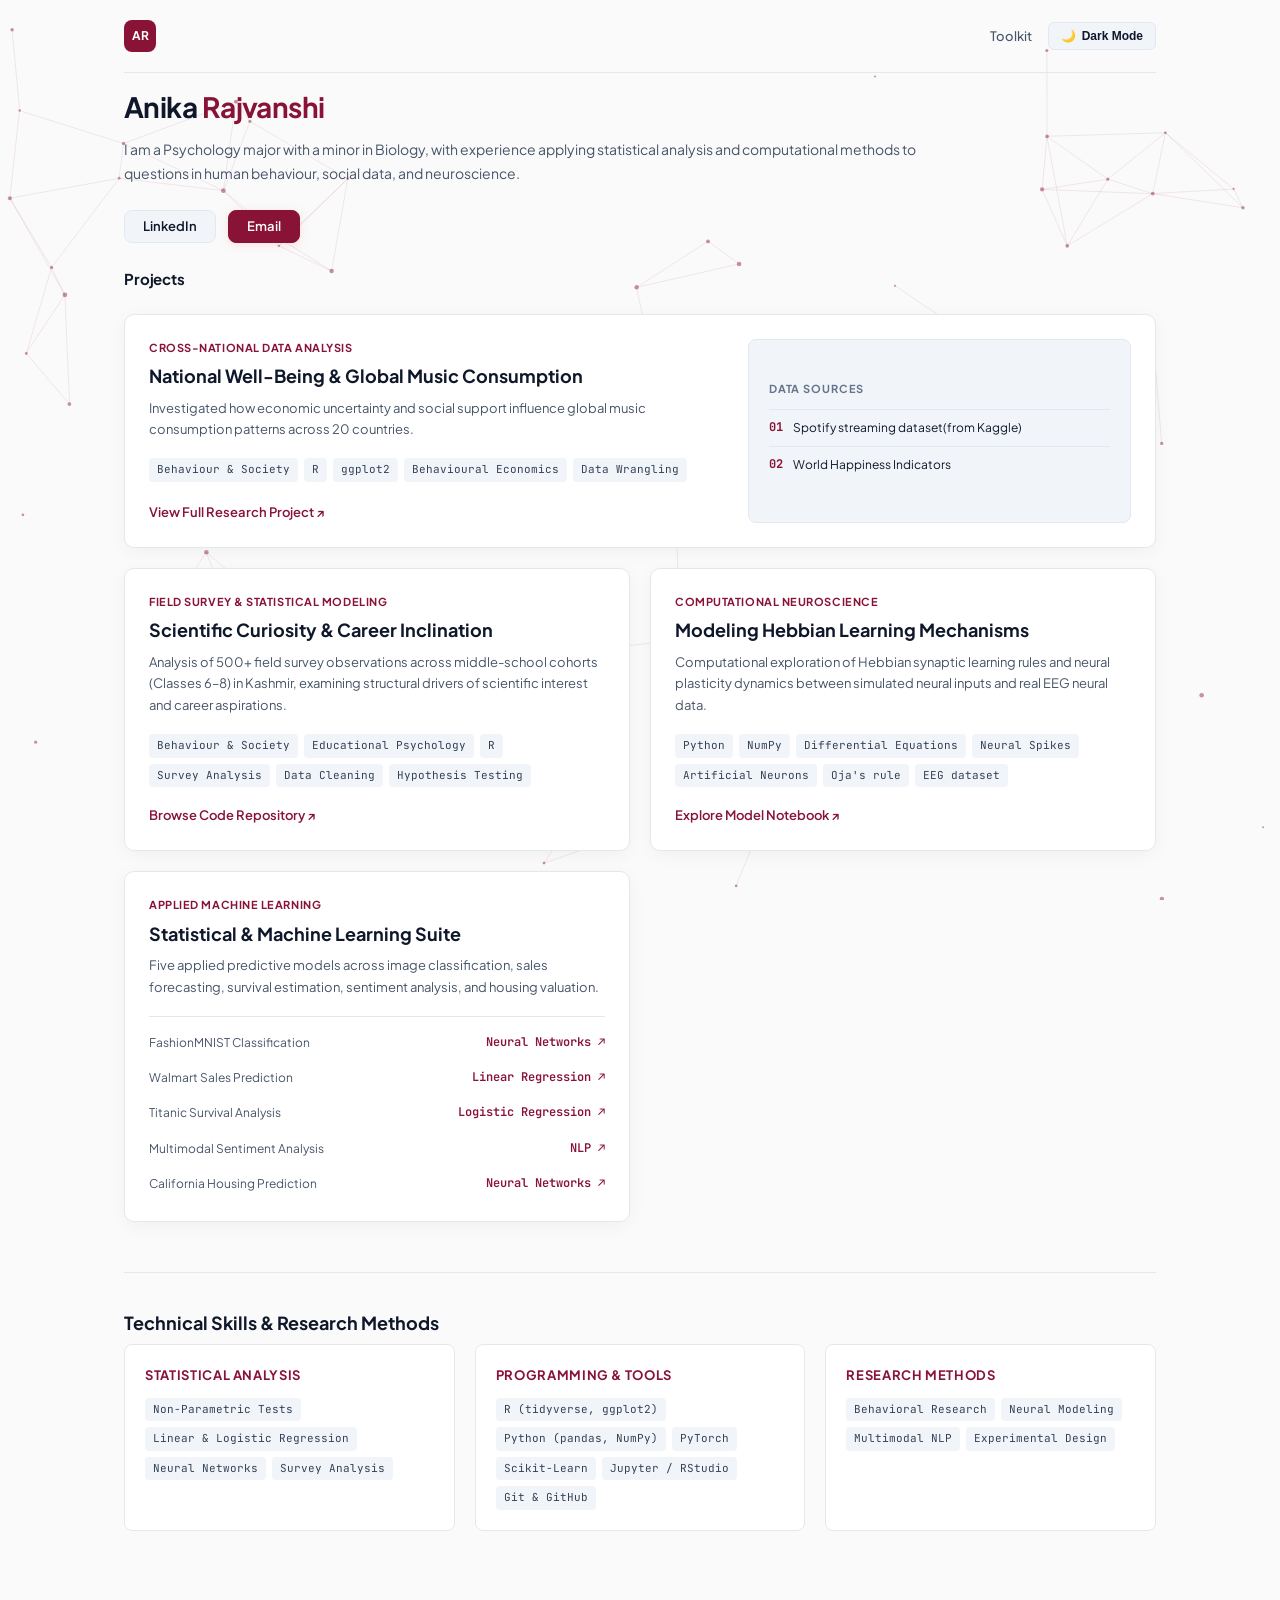
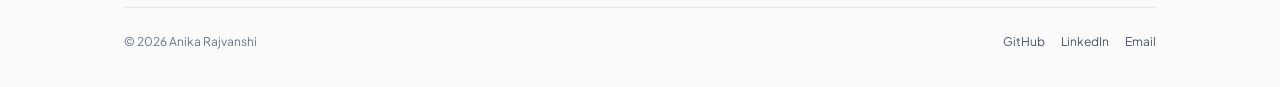
<file: index.html>
<!DOCTYPE html>
<html lang="en">
<head>
  <meta charset="utf-8">
  <meta name="viewport" content="width=device-width, initial-scale=1.0, maximum-scale=5.0">
  <title>Anika Rajvanshi — Quantitative Research & Data Portfolio</title>
  <link rel="preconnect" href="https://fonts.googleapis.com">
  <link rel="preconnect" href="https://fonts.gstatic.com" crossorigin>
  <link href="https://fonts.googleapis.com/css2?family=Plus+Jakarta+Sans:wght@400;500;600;700&family=JetBrains+Mono:wght@400;500&display=swap" rel="stylesheet">
  <style>
    :root {
      --bg-primary: #fafafa;
      --bg-surface: #ffffff;
      --bg-card: #ffffff;
      --text-main: #0f172a;
      --text-muted: #475569;
      --text-subtle: #64748b;
      --border-color: #e2e8f0;
      --accent: #881337;
      --accent-hover: #9f1239;
      --accent-soft: rgba(136, 19, 55, 0.06);
      --badge-bg: #f1f5f9;
      --badge-text: #334155;
      --canvas-particle: rgba(136, 19, 55, 0.45);
      --canvas-line: rgba(136, 19, 55, 0.15);
      --shadow: 0 4px 20px -2px rgba(0, 0, 0, 0.05);
      --max-w: 1080px;
      --transition: all 0.25s cubic-bezier(0.16, 1, 0.3, 1);
    }

    [data-theme="dark"] {
      --bg-primary: #0b0f19;
      --bg-surface: #111827;
      --bg-card: #161e2e;
      --text-main: #f8fafc;
      --text-muted: #94a3b8;
      --text-subtle: #64748b;
      --border-color: #1e293b;
      --accent: #fb7185;
      --accent-hover: #fda4af;
      --accent-soft: rgba(251, 113, 133, 0.1);
      --badge-bg: #1e293b;
      --badge-text: #cbd5e1;
      --canvas-particle: rgba(251, 113, 133, 0.5);
      --canvas-line: rgba(251, 113, 133, 0.18);
      --shadow: 0 10px 30px -5px rgba(0, 0, 0, 0.4);
    }

    * { box-sizing: border-box; margin: 0; padding: 0; }
    html { scroll-behavior: smooth; }
    body {
      background-color: var(--bg-primary);
      color: var(--text-main);
      font-family: 'Plus Jakarta Sans', -apple-system, BlinkMacSystemFont, sans-serif;
      font-size: 14px;
      line-height: 1.6;
      transition: background-color 0.3s ease, color 0.3s ease;
      overflow-x: hidden;
    }

    #network-canvas {
      position: fixed;
      top: 0; left: 0; width: 100%; height: 100%;
      pointer-events: none;
      z-index: 0;
    }

    .wrapper {
      position: relative;
      z-index: 1;
      max-width: var(--max-w);
      margin: 0 auto;
      padding: 0 24px;
    }

    nav {
      display: flex;
      justify-content: space-between;
      align-items: center;
      padding: 20px 0;
      border-bottom: 1px solid var(--border-color);
    }
    .brand {
      font-weight: 700;
      font-size: 15px;
      color: var(--text-main);
      text-decoration: none;
      display: flex;
      align-items: center;
      gap: 10px;
    }
    .brand-avatar {
      width: 32px; height: 32px;
      border-radius: 8px;
      background: var(--accent);
      color: #ffffff;
      display: flex; align-items: center; justify-content: center;
      font-weight: 700; font-size: 12px;
    }
    .nav-actions {
      display: flex;
      align-items: center;
      gap: 16px;
    }
    .nav-link {
      color: var(--text-muted);
      text-decoration: none;
      font-weight: 500;
      font-size: 13px;
      transition: var(--transition);
    }
    .nav-link:hover { color: var(--accent); }
    .theme-toggle {
      background: var(--badge-bg);
      border: 1px solid var(--border-color);
      color: var(--text-main);
      padding: 6px 12px;
      border-radius: 6px;
      cursor: pointer;
      font-size: 12px;
      font-weight: 600;
      display: flex; align-items: center; gap: 6px;
      transition: var(--transition);
    }
    .theme-toggle:hover { border-color: var(--accent); }

    header.hero {
      padding: 16px 0 24px;
      max-width: 840px;
    }
    .hero-eyebrow {
      display: inline-flex;
      align-items: center;
      gap: 8px;
      font-size: 11px;
      font-weight: 700;
      color: var(--accent);
      text-transform: uppercase;
      letter-spacing: 0.08em;
      margin-bottom: 12px;
    }
    .hero-eyebrow::before {
      content: "";
      width: 6px; height: 6px;
      background: var(--accent);
      border-radius: 50%;
    }
    .hero h1 {
      font-size: clamp(20px, 3vw, 28px);
      font-weight: 700;
      line-height: 1.25;
      letter-spacing: -0.02em;
      margin-top: 0;          
      margin-bottom: 14px;
    }
    .hero h1 span { color: var(--accent); }
    .hero p {
      color: var(--text-muted);
      font-size: 14px;
      line-height: 1.7;
      margin-bottom: 20px;
    }
    /* Hero CTA Container */
.hero-ctas {
  display: flex;
  align-items: center;
  gap: 12px;
  margin-top: 24px;
}

/* Base Button Style */
.btn {
  display: inline-flex;
  align-items: center;
  gap: 8px;
  padding: 9px 18px;
  border-radius: 8px;
  font-size: 13px;
  font-weight: 600;
  text-decoration: none;
  line-height: 1;
  transition: all 0.2s cubic-bezier(0.16, 1, 0.3, 1);
  cursor: pointer;
}

/* Primary Accent Button (Email) */
.btn-primary {
  background-color: var(--accent, #fb7185);
  color: #ffffff;
  border: 1px solid var(--accent, #fb7185);
  box-shadow: 0 2px 10px rgba(251, 113, 133, 0.2);
}

.btn-primary:hover {
  background-color: var(--accent-hover, #fda4af);
  border-color: var(--accent-hover, #fda4af);
  transform: translateY(-1.5px);
  box-shadow: 0 4px 14px rgba(251, 113, 133, 0.35);
}

/* Secondary Button (LinkedIn) */
.btn-secondary {
  background-color: var(--badge-bg, #1e293b);
  color: var(--text-main, #f8fafc);
  border: 1px solid var(--border-color, #334155);
}

.btn-secondary:hover {
  border-color: var(--accent, #fb7185);
  color: var(--accent, #fb7185);
  transform: translateY(-1.5px);
  background-color: var(--accent-soft, rgba(251, 113, 133, 0.1));
}

/* Ensure SVG icons align vertically inside buttons */
.btn svg {
  display: block;
  flex-shrink: 0;
}
    
    .filter-bar {
      display: flex;
      align-items: center;
      justify-content: space-between;
      margin-top: 10px;
      margin-bottom: 20px;
      padding-bottom: 12px;
      border-bottom: 1px solid var(--border-color);
    }
    .section-title {
      font-size: 15px;
      font-weight: 700;
      letter-spacing: -0.01em;
      margin-bottom: 15px;
      padding-bottom: 8px;
    }
    .chips { display: flex; gap: 8px; }
    .chip {
      padding: 4px 12px;
      border-radius: 20px;
      background: transparent;
      border: 1px solid var(--border-color);
      color: var(--text-muted);
      font-size: 12px;
      font-weight: 500;
      cursor: pointer;
      transition: var(--transition);
    }
    .chip.active, .chip:hover {
      background: var(--accent-soft);
      border-color: var(--accent);
      color: var(--accent);
    }

    .projects-grid {
      display: grid;
      grid-template-columns: repeat(2, 1fr);
      gap: 20px;
      margin-bottom: 50px;
    }
    .project-card {
      background: var(--bg-card);
      border: 1px solid var(--border-color);
      border-radius: 10px;
      padding: 24px;
      display: flex;
      flex-direction: column;
      justify-content: space-between;
      transition: var(--transition);
      box-shadow: var(--shadow);
    }
    .project-card:hover {
      border-color: var(--accent);
      transform: translateY(-2px);
    }
    .project-card.featured {
      grid-column: 1 / -1;
      display: grid;
      grid-template-columns: 1.2fr 0.8fr;
      gap: 24px;
    }
    .project-tag {
      font-size: 11px;
      font-weight: 700;
      color: var(--accent);
      text-transform: uppercase;
      letter-spacing: 0.05em;
      margin-bottom: 8px;
    }
    .project-card h3 {
      font-size: 18px;
      font-weight: 700;
      margin-bottom: 10px;
      line-height: 1.3;
    }
    .project-card p {
      color: var(--text-muted);
      font-size: 13px;
      line-height: 1.65;
      margin-bottom: 18px;
    }
    .tag-list {
      display: flex;
      flex-wrap: wrap;
      gap: 6px;
      margin-bottom: 18px;
    }
    .tag {
      background: var(--badge-bg);
      color: var(--badge-text);
      font-size: 11px;
      font-family: 'JetBrains Mono', monospace;
      padding: 3px 8px;
      border-radius: 4px;
    }
    .project-link {
      color: var(--accent);
      text-decoration: none;
      font-weight: 600;
      font-size: 13px;
      display: inline-flex;
      align-items: center;
      gap: 4px;
    }
    .project-link:hover { text-decoration: underline; }

    .notebook-list {
      margin-top: 14px;
      padding-top: 12px;
      border-top: 1px solid var(--border-color);
      display: flex;
      flex-direction: column;
      gap: 8px;
    }
    .notebook-item {
      display: flex;
      justify-content: space-between;
      align-items: center;
      font-size: 12px;
      color: var(--text-muted);
      text-decoration: none;
      padding: 4px 0;
      transition: var(--transition);
    }
    .notebook-item:hover { color: var(--accent); }
    .notebook-item span:last-child {
      font-family: 'JetBrains Mono', monospace;
      color: var(--accent);
      font-weight: 600;
    }

    .glance-box {
      background: var(--badge-bg);
      border: 1px solid var(--border-color);
      border-radius: 8px;
      padding: 20px;
      display: flex;
      flex-direction: column;
      justify-content: center;
    }
    .glance-header {
      font-size: 11px;
      font-weight: 700;
      color: var(--text-subtle);
      letter-spacing: 0.08em;
      margin-bottom: 12px;
    }
    .stat-number {
      font-size: 28px;
      font-weight: 700;
      color: var(--text-main);
      line-height: 1;
      margin-bottom: 4px;
    }
    .stat-label {
      font-size: 12px;
      color: var(--text-muted);
      margin-bottom: 16px;
    }
    .data-flow-item {
      display: flex;
      align-items: center;
      gap: 10px;
      padding: 8px 0;
      border-top: 1px solid var(--border-color);
      font-size: 12px;
    }
    .flow-index {
      font-family: 'JetBrains Mono', monospace;
      color: var(--accent);
      font-weight: 700;
    }

    .skills-section {
      padding: 36px 0;
      border-top: 1px solid var(--border-color);
      margin-bottom: 40px;
    }
    .skills-section h2 {
      font-size: 18px;
      font-weight: 700;
      margin-bottom: 6px;
    }
    .skills-section p {
      color: var(--text-muted);
      font-size: 13px;
      margin-bottom: 24px;
    }
    .skills-grid {
      display: grid;
      grid-template-columns: repeat(3, 1fr);
      gap: 20px;
    }
    .skill-category {
      background: var(--bg-card);
      border: 1px solid var(--border-color);
      border-radius: 8px;
      padding: 20px;
    }
    .skill-category h4 {
      font-size: 13px;
      font-weight: 700;
      color: var(--accent);
      margin-bottom: 12px;
      text-transform: uppercase;
      letter-spacing: 0.05em;
    }
    .skill-tags {
      display: flex;
      flex-wrap: wrap;
      gap: 6px;
    }

    .modal-overlay {
      position: fixed;
      inset: 0;
      background: rgba(15, 23, 42, 0.6);
      backdrop-filter: blur(4px);
      z-index: 100;
      display: flex;
      align-items: center;
      justify-content: center;
      padding: 20px;
      opacity: 0;
      pointer-events: none;
      transition: opacity 0.2s ease;
    }
    .modal-overlay.active {
      opacity: 1;
      pointer-events: auto;
    }
    .modal-content {
      background: var(--bg-card);
      border: 1px solid var(--border-color);
      border-radius: 12px;
      max-width: 620px;
      width: 100%;
      padding: 28px;
      box-shadow: var(--shadow);
      position: relative;
    }
    .modal-close {
      position: absolute;
      top: 18px; right: 18px;
      background: transparent;
      border: none;
      font-size: 18px;
      color: var(--text-muted);
      cursor: pointer;
    }

    footer {
      display: flex;
      justify-content: space-between;
      align-items: center;
      padding: 24px 0 36px;
      border-top: 1px solid var(--border-color);
      color: var(--text-subtle);
      font-size: 12px;
    }
    .footer-links { display: flex; gap: 16px; }
    .footer-links a { color: var(--text-muted); text-decoration: none; }
    .footer-links a:hover { color: var(--accent); }

  /* =========================================================
   MOBILE & TABLET RESPONSIVE STYLES
   ========================================================= */

/* Tablet & Mobile Breakpoint (<= 768px) */
@media (max-width: 768px) {
  /* Reduce horizontal container padding */
  .wrapper {
    padding: 0 16px;
  }

  /* Compact Navbar */
  nav {
    padding: 14px 0;
  }
  .nav-actions {
    gap: 10px;
  }
  .nav-link {
    font-size: 12px;
  }
  .theme-toggle {
    padding: 5px 8px;
    font-size: 11px;
  }

  /* Scale Down Hero Typography */
  header.hero {
    padding: 24px 0 20px;
  }
  .hero h1 {
    font-size: 24px;
    line-height: 1.3;
  }
  .hero p {
    font-size: 13px;
    margin-bottom: 16px;
  }
  .hero-ctas {
    flex-direction: column;
    width: 100%;
  }
  .hero-ctas .btn {
    width: 100%;
    justify-content: center;
    padding: 10px 16px; /* Larger touch target for mobile thumbs */
  }

  /* Scrollable Filter Chips (Prevent Wrapping Glitches) */
  .filter-bar {
    flex-direction: column;
    align-items: flex-start;
    gap: 12px;
  }
  .chips {
    width: 100%;
    overflow-x: auto;
    padding-bottom: 6px;
    -webkit-overflow-scrolling: touch;
    white-space: nowrap;
  }
  .chip {
    flex-shrink: 0;
  }

  /* Convert Multi-column Grids to Single Column */
  .projects-grid {
    grid-template-columns: 1fr;
    gap: 16px;
  }
  
  .project-card.featured {
    grid-template-columns: 1fr;
    gap: 16px;
  }

  .skills-grid {
    grid-template-columns: 1fr;
    gap: 14px;
  }

  /* Mobile Notebook List Items */
  .notebook-item {
    padding: 8px 0; /* Increase tap area for mobile finger clicks */
  }

  /* Footer Adjustment */
  footer {
    flex-direction: column;
    gap: 12px;
    text-align: center;
  }
}

/* Small Mobile Screens (<= 480px) */
@media (max-width: 480px) {
  .brand span {
    display: none; /* Hide full text name on extra small screens, show AR avatar */
  }
  .nav-actions .nav-link:not([href*="github"]) {
    display: none; /* Hide secondary text links on tiny screens to prevent nav overflow */
  }
  .hero h1 {
    font-size: 21px;
  }
}
    }
  </style>
</head>
<body>

  <canvas id="network-canvas"></canvas>

  <div class="wrapper">
    <nav>
      <a href="#top" class="brand">
        <div class="brand-avatar">AR</div>
      </a>
      <div class="nav-actions">
        <a href="#skills" class="nav-link">Toolkit</a>
        <button class="theme-toggle" id="theme-toggle" aria-label="Toggle light and dark mode">
          <span id="theme-icon">🌙</span> Dark Mode
        </button>
      </div>
    </nav>

    <header class="hero" id="top">
      <h1>Anika <span>Rajvanshi</span></h1>
      <p>I am a Psychology major with a minor in Biology, with experience applying statistical analysis and computational methods to questions in human behaviour, social data, and neuroscience.</p>
   <div class="hero-ctas">
     <a href="https://www.linkedin.com/in/anika-rajvanshi/" target="_blank" rel="noopener" class="btn btn-secondary">LinkedIn</a>
     <a href="mailto:anikarajvanshi20@gmail.com" class="btn btn-primary">Email</a>
      </div>
    </header>
    
    <div class="section-title">Projects</div>
    
    <div class="projects-grid">
      
      <article class="project-card featured" data-cat="society">
        <div>
          <div class="project-tag">Cross-National Data Analysis</div>
          <h3>National Well-Being & Global Music Consumption</h3>
          <p>Investigated how economic uncertainty and social support influence global music consumption patterns across 20 countries.</p>
          <div class="tag-list">
            <span class="tag">Behaviour & Society</span>
            <span class="tag">R</span>
            <span class="tag">ggplot2</span>
            <span class="tag">Behavioural Economics</span>
            <span class="tag">Data Wrangling</span>
          </div>
          <a href="https://anikarajvanshi20.github.io/National-Well-being-and-Global-Music-Consumption/" target="_blank" rel="noopener" class="project-link">View Full Research Project ↗</a>
        </div>
        <div class="glance-box">
          <div class="glance-header">DATA SOURCES</div>
          <div class="data-flow-item">
            <span class="flow-index">01</span>
            <span>Spotify streaming dataset(from Kaggle)</span>
          </div>
          <div class="data-flow-item">
            <span class="flow-index">02</span>
            <span>World Happiness Indicators</span>
          </div>
        </div>
      </article>

      <article class="project-card" data-cat="society">
        <div>
          <div class="project-tag">Field Survey & Statistical Modeling</div>
          <h3>Scientific Curiosity & Career Inclination</h3>
          <p>Analysis of 500+ field survey observations across middle-school cohorts (Classes 6–8) in Kashmir, examining structural drivers of scientific interest and career aspirations.</p>
          <div class="tag-list">
            <span class="tag">Behaviour & Society</span>
            <span class="tag">Educational Psychology</span>
            <span class="tag">R</span>
            <span class="tag">Survey Analysis</span>
            <span class="tag">Data Cleaning</span>
            <span class="tag">Hypothesis Testing</span>
          </div>
        </div>
        <a href="https://github.com/anikarajvanshi20/Projects/tree/main/SOS" target="_blank" rel="noopener" class="project-link">Browse Code Repository ↗</a>
      </article>

      <article class="project-card" data-cat="neuro">
        <div>
          <div class="project-tag">Computational Neuroscience</div>
          <h3>Modeling Hebbian Learning Mechanisms</h3>
          <p>Computational exploration of Hebbian synaptic learning rules and neural plasticity dynamics between simulated neural inputs and real EEG neural data.</p>
          <div class="tag-list">
            <span class="tag">Python</span>
            <span class="tag">NumPy</span>
            <span class="tag">Differential Equations</span>
            <span class="tag">Neural Spikes</span>
            <span class="tag">Artificial Neurons</span>
            <span class="tag">Oja's rule</span>
            <span class="tag">EEG dataset</span>
           

          </div>
        </div>
        <a href="https://github.com/anikarajvanshi20/Projects/blob/main/Computational_Neuroscience/Modelling_Hebbian_Learning.ipynb" target="_blank" rel="noopener" class="project-link">Explore Model Notebook ↗</a>
      </article>

      <article class="project-card" data-cat="ml">
        <div>
          <div class="project-tag">Applied Machine Learning</div>
          <h3>Statistical & Machine Learning Suite</h3>
          <p>Five applied predictive models across image classification, sales forecasting, survival estimation, sentiment analysis, and housing valuation.</p>
          
          <div class="notebook-list">
            <a href="https://github.com/anikarajvanshi20/Projects/blob/main/Machine_Learning/Anika_Classification_NN_FashionMNIST.ipynb" target="_blank" rel="noopener" class="notebook-item">
              <span>FashionMNIST Classification</span>
              <span>Neural Networks ↗</span>
            </a>
            <a href="https://github.com/anikarajvanshi20/Projects/blob/main/Machine_Learning/Linear_Regression_Walmart_Sales.ipynb" target="_blank" rel="noopener" class="notebook-item">
              <span>Walmart Sales Prediction</span>
              <span>Linear Regression ↗</span>
            </a>
            <a href="https://github.com/anikarajvanshi20/Projects/blob/main/Machine_Learning/Logistic_Regression_Titanic.ipynb" target="_blank" rel="noopener" class="notebook-item">
              <span>Titanic Survival Analysis</span>
              <span>Logistic Regression ↗</span>
            </a>
            <a href="https://github.com/anikarajvanshi20/Projects/blob/main/Machine_Learning/Multi_Modal_sentiment_analysis.ipynb" target="_blank" rel="noopener" class="notebook-item">
              <span>Multimodal Sentiment Analysis</span>
              <span>NLP ↗</span>
            </a>
            <a href="https://github.com/anikarajvanshi20/Projects/blob/main/Machine_Learning/Regression_NN_California.ipynb" target="_blank" rel="noopener" class="notebook-item">
              <span>California Housing Prediction</span>
              <span>Neural Networks ↗</span>
            </a>
          </div>
        </div>
      </article>

    </div>

      <section class="skills-section" id="skills">
      <h2>Technical Skills & Research Methods</h2>
      <div class="skills-grid">
        <div class="skill-category">
          <h4>Statistical Analysis</h4>
          <div class="skill-tags">
            <span class="tag">Non-Parametric Tests</span>
            <span class="tag">Linear & Logistic Regression</span>
            <span class="tag">Neural Networks </span>
            <span class="tag">Survey Analysis</span>
          </div>
        </div>

        <div class="skill-category">
          <h4>Programming & Tools</h4>
          <div class="skill-tags">
            <span class="tag">R (tidyverse, ggplot2)</span>
            <span class="tag">Python (pandas, NumPy)</span>
            <span class="tag">PyTorch</span>
            <span class="tag">Scikit-Learn</span>
            <span class="tag">Jupyter / RStudio</span>
            <span class="tag">Git & GitHub</span>
          </div>
        </div>

        <div class="skill-category">
          <h4>Research Methods</h4>
          <div class="skill-tags">
            <span class="tag">Behavioral Research</span>
            <span class="tag">Neural Modeling</span>
            <span class="tag">Multimodal NLP</span>
            <span class="tag">Experimental Design</span>
          </div>
        </div>
      </div>
    </section>

    <footer>
      <div>© <span id="year">2026</span> Anika Rajvanshi</div>
      <div class="footer-links">
        <a href="https://github.com/anikarajvanshi20" target="_blank" rel="noopener">GitHub</a>
        <a href="https://www.linkedin.com/in/anika-rajvanshi/" target="_blank" rel="noopener">LinkedIn</a>
        <a href="mailto:anikarajvanshi20@gmail.com">Email</a>
      </div>
    </footer>
  </div>

  <div class="modal-overlay" id="modal">
    <div class="modal-content">
      <button class="modal-close" id="modal-close">&times;</button>
      <div class="project-tag" id="modal-tag">Project Overview</div>
      <h3 id="modal-title" style="font-size: 20px; font-weight: 700; margin-bottom: 12px;"></h3>
      <p id="modal-desc" style="color: var(--text-muted); font-size: 14px; margin-bottom: 20px;"></p>
      <div class="tag-list" id="modal-tags"></div>
      <a id="modal-link" href="#" target="_blank" rel="noopener" class="btn btn-primary" style="margin-top: 10px;">Open Project ↗</a>
    </div>
  </div>

  <script>
    const toggleBtn = document.getElementById('theme-toggle');
    const themeIcon = document.getElementById('theme-icon');
    
    function setTheme(mode) {
      if (mode === 'dark') {
        document.documentElement.setAttribute('data-theme', 'dark');
        themeIcon.textContent = '☀️';
        toggleBtn.childNodes[1].nodeValue = ' Light Mode';
        localStorage.setItem('theme', 'dark');
      } else {
        document.documentElement.removeAttribute('data-theme');
        themeIcon.textContent = '🌙';
        toggleBtn.childNodes[1].nodeValue = ' Dark Mode';
        localStorage.setItem('theme', 'light');
      }
    }

    const savedTheme = localStorage.getItem('theme') || (window.matchMedia('(prefers-color-scheme: dark)').matches ? 'dark' : 'light');
    setTheme(savedTheme);

    toggleBtn.addEventListener('click', () => {
      const isDark = document.documentElement.hasAttribute('data-theme');
      setTheme(isDark ? 'light' : 'dark');
    });

    const chips = document.querySelectorAll('.chip');
    const cards = document.querySelectorAll('.project-card');

    chips.forEach(chip => {
      chip.addEventListener('click', () => {
        chips.forEach(c => c.classList.remove('active'));
        chip.classList.add('active');
        const filter = chip.dataset.filter;

        cards.forEach(card => {
          if (filter === 'all' || card.dataset.cat === filter) {
            card.style.display = card.classList.contains('featured') ? 'grid' : 'flex';
          } else {
            card.style.display = 'none';
          }
        });
      });
    });

    const canvas = document.getElementById('network-canvas');
    const ctx = canvas.getContext('2d');
    let width, height, particles = [];
    const mouse = { x: -1000, y: -1000 };

    function resizeCanvas() {
  width = canvas.width = window.innerWidth;
  height = canvas.height = window.innerHeight;
  
  // Detect mobile width to drop particle density for battery saving & smooth 60fps
  const isMobile = width <= 768;
  const divisor = isMobile ? 25000 : 15000;
  const count = Math.min(isMobile ? 30 : 65, Math.floor((width * height) / divisor));
  
  particles = Array.from({ length: count }, () => ({
    x: Math.random() * width,
    y: Math.random() * height,
    vx: (Math.random() - 0.5) * (isMobile ? 0.25 : 0.4),
    vy: (Math.random() - 0.5) * (isMobile ? 0.25 : 0.4),
    r: Math.random() * 1.5 + 1
  }));
}

    function draw() {
      ctx.clearRect(0, 0, width, height);
      const computedStyle = getComputedStyle(document.body);
      const particleColor = computedStyle.getPropertyValue('--canvas-particle').trim();
      const lineColor = computedStyle.getPropertyValue('--canvas-line').trim();

      for (let i = 0; i < particles.length; i++) {
        let p = particles[i];
        p.x += p.vx; p.y += p.vy;

        if (p.x < 0 || p.x > width) p.vx *= -1;
        if (p.y < 0 || p.y > height) p.vy *= -1;

        ctx.beginPath();
        ctx.arc(p.x, p.y, p.r, 0, Math.PI * 2);
        ctx.fillStyle = particleColor;
        ctx.fill();

        for (let j = i + 1; j < particles.length; j++) {
          let p2 = particles[j];
          let dist = Math.hypot(p.x - p2.x, p.y - p2.y);
          if (dist < 120) {
            ctx.beginPath();
            ctx.moveTo(p.x, p.y);
            ctx.lineTo(p2.x, p2.y);
            ctx.strokeStyle = lineColor;
            ctx.lineWidth = 0.6;
            ctx.stroke();
          }
        }

        let mouseDist = Math.hypot(p.x - mouse.x, p.y - mouse.y);
        if (mouseDist < 140) {
          ctx.beginPath();
          ctx.moveTo(p.x, p.y);
          ctx.lineTo(mouse.x, mouse.y);
          ctx.strokeStyle = lineColor;
          ctx.lineWidth = 0.8;
          ctx.stroke();
        }
      }

      requestAnimationFrame(draw);
    }

    window.addEventListener('mousemove', (e) => {
      mouse.x = e.clientX;
      mouse.y = e.clientY;
    });

    window.addEventListener('mouseleave', () => {
      mouse.x = -1000;
      mouse.y = -1000;
    });

    window.addEventListener('resize', resizeCanvas);
    resizeCanvas();
    draw();

    document.getElementById('year').textContent = new Date().getFullYear();
  </script>
</body>
</html>
</file>
